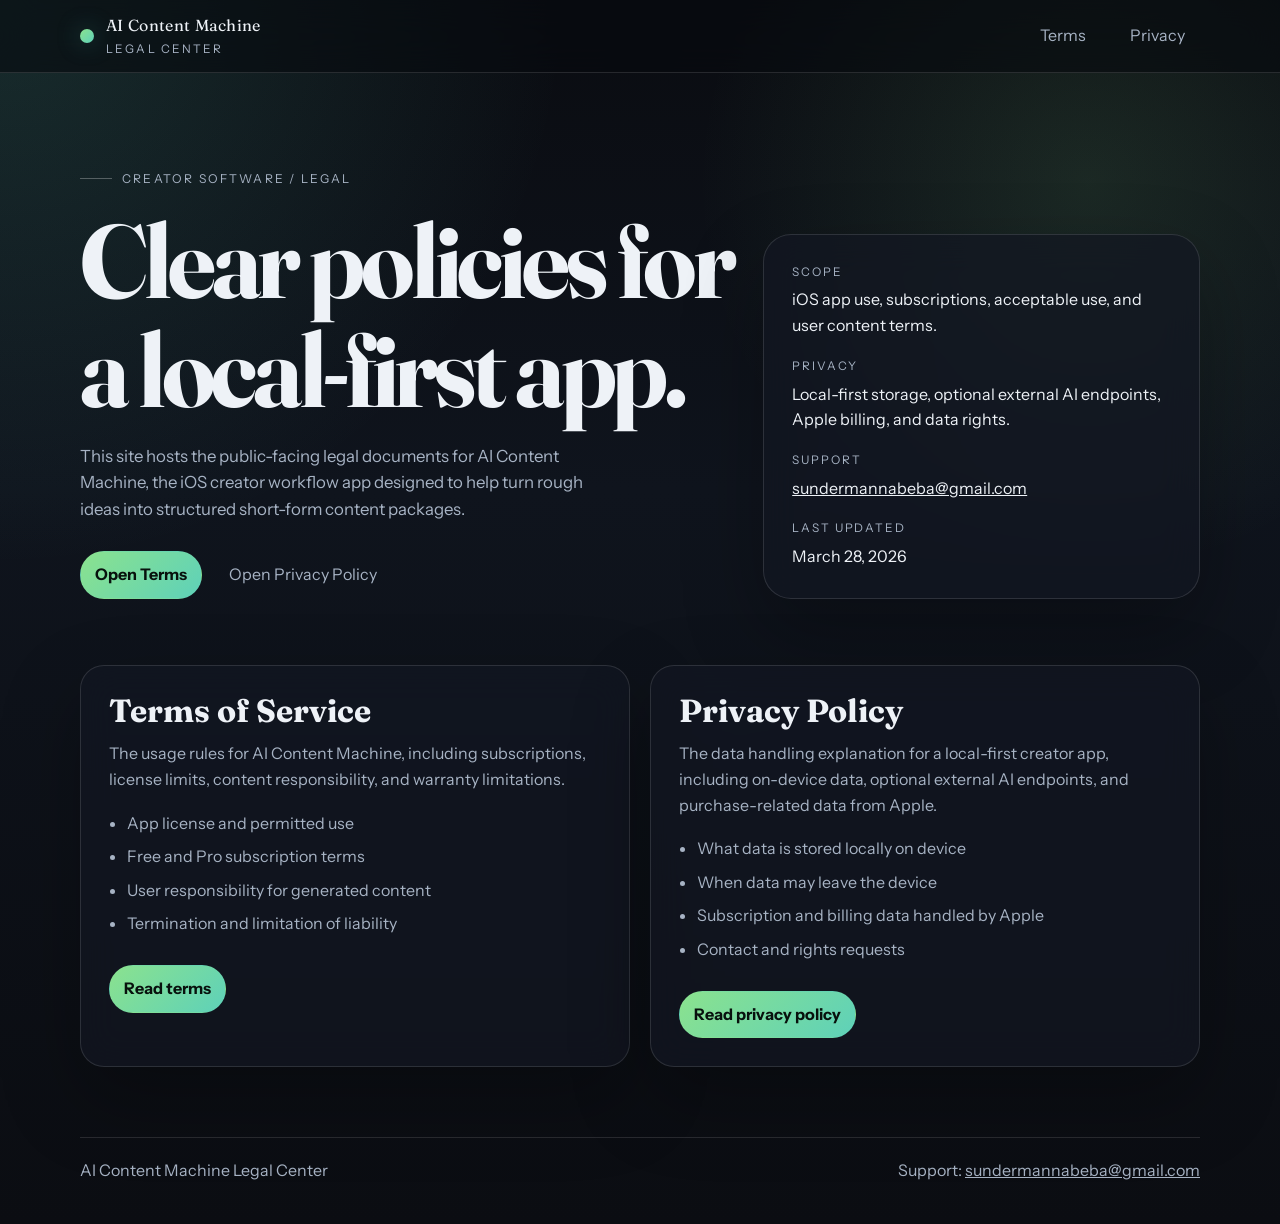
<file: index.html>
<!DOCTYPE html>
<html lang="en">
<head>
  <meta charset="UTF-8">
  <meta name="viewport" content="width=device-width, initial-scale=1.0">
  <meta name="description" content="Legal information for AI Content Machine including Terms of Service and Privacy Policy.">
  <title>AI Content Machine Legal</title>
  <link rel="preconnect" href="https://fonts.googleapis.com">
  <link rel="preconnect" href="https://fonts.gstatic.com" crossorigin>
  <link href="https://fonts.googleapis.com/css2?family=Fraunces:opsz,wght@9..144,600;9..144,700&family=Instrument+Sans:wght@400;500;600;700&display=swap" rel="stylesheet">
  <link rel="stylesheet" href="styles.css">
</head>
<body>
  <header class="site-header">
    <div class="shell nav">
      <a class="brand" href="index.html">
        <span class="brand-mark"></span>
        <span class="brand-copy">
          <span class="brand-title">AI Content Machine</span>
          <span class="brand-subtitle">Legal Center</span>
        </span>
      </a>
      <nav class="nav-links" aria-label="Main navigation">
        <a href="terms.html">Terms</a>
        <a href="privacy.html">Privacy</a>
      </nav>
    </div>
  </header>

  <main>
    <section class="hero">
      <div class="shell hero-grid">
        <div>
          <span class="eyebrow">Creator Software / Legal</span>
          <h1>Clear policies for a local-first app.</h1>
          <p>
            This site hosts the public-facing legal documents for AI Content Machine, the iOS creator workflow app designed to help turn rough ideas into structured short-form content packages.
          </p>
          <div class="hero-actions">
            <a class="button-link primary" href="terms.html">Open Terms</a>
            <a class="button-link" href="privacy.html">Open Privacy Policy</a>
          </div>
        </div>
        <aside class="hero-card" aria-label="Document summary">
          <dl>
            <div>
              <dt>Scope</dt>
              <dd>iOS app use, subscriptions, acceptable use, and user content terms.</dd>
            </div>
            <div>
              <dt>Privacy</dt>
              <dd>Local-first storage, optional external AI endpoints, Apple billing, and data rights.</dd>
            </div>
            <div>
              <dt>Support</dt>
              <dd><a href="mailto:sundermannabeba@gmail.com">sundermannabeba@gmail.com</a></dd>
            </div>
            <div>
              <dt>Last updated</dt>
              <dd>March 28, 2026</dd>
            </div>
          </dl>
        </aside>
      </div>
    </section>

    <section class="overview">
      <div class="shell section-grid">
        <article class="section-card">
          <h2>Terms of Service</h2>
          <p>The usage rules for AI Content Machine, including subscriptions, license limits, content responsibility, and warranty limitations.</p>
          <ul>
            <li>App license and permitted use</li>
            <li>Free and Pro subscription terms</li>
            <li>User responsibility for generated content</li>
            <li>Termination and limitation of liability</li>
          </ul>
          <div class="hero-actions">
            <a class="button-link primary" href="terms.html">Read terms</a>
          </div>
        </article>

        <article class="section-card">
          <h2>Privacy Policy</h2>
          <p>The data handling explanation for a local-first creator app, including on-device data, optional external AI endpoints, and purchase-related data from Apple.</p>
          <ul>
            <li>What data is stored locally on device</li>
            <li>When data may leave the device</li>
            <li>Subscription and billing data handled by Apple</li>
            <li>Contact and rights requests</li>
          </ul>
          <div class="hero-actions">
            <a class="button-link primary" href="privacy.html">Read privacy policy</a>
          </div>
        </article>
      </div>
    </section>
  </main>

  <footer class="site-footer">
    <div class="shell footer-line">
      <span>AI Content Machine Legal Center</span>
      <span>Support: <a href="mailto:sundermannabeba@gmail.com">sundermannabeba@gmail.com</a></span>
    </div>
  </footer>
</body>
</html>
</file>
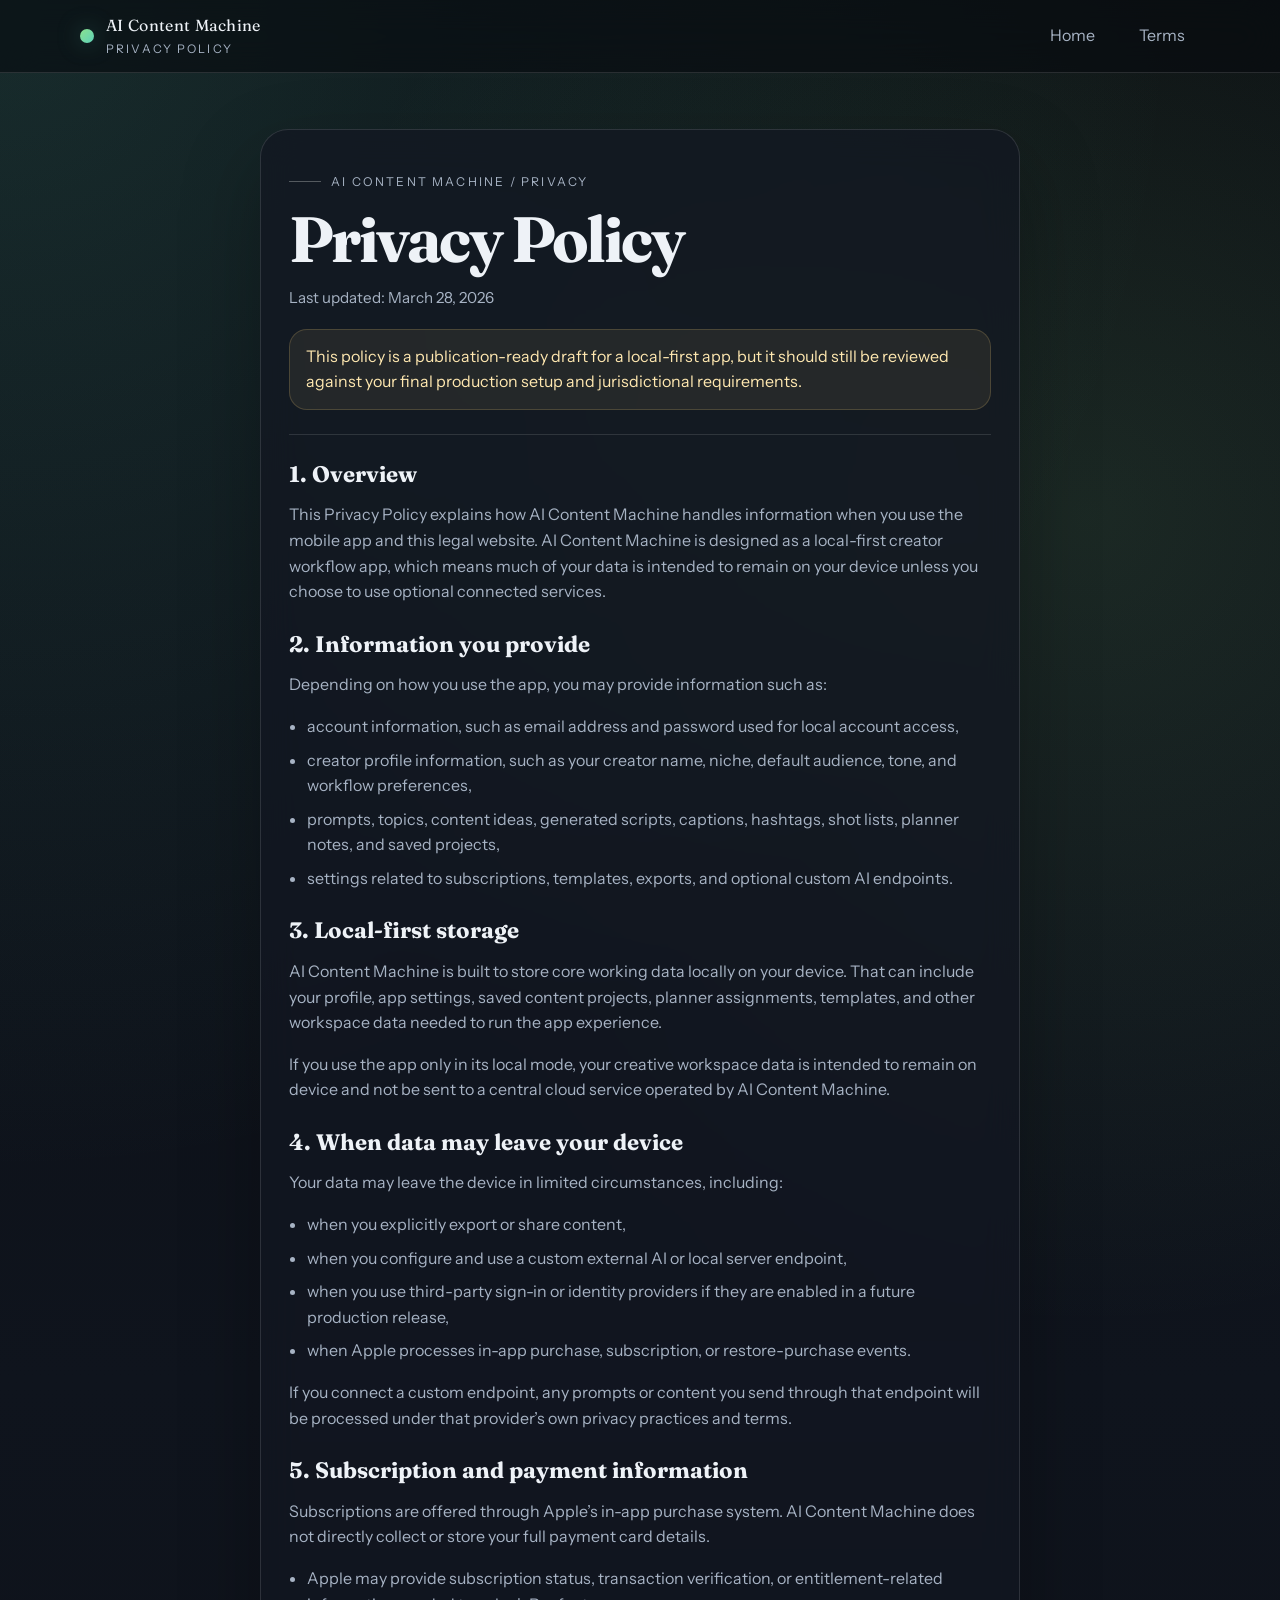
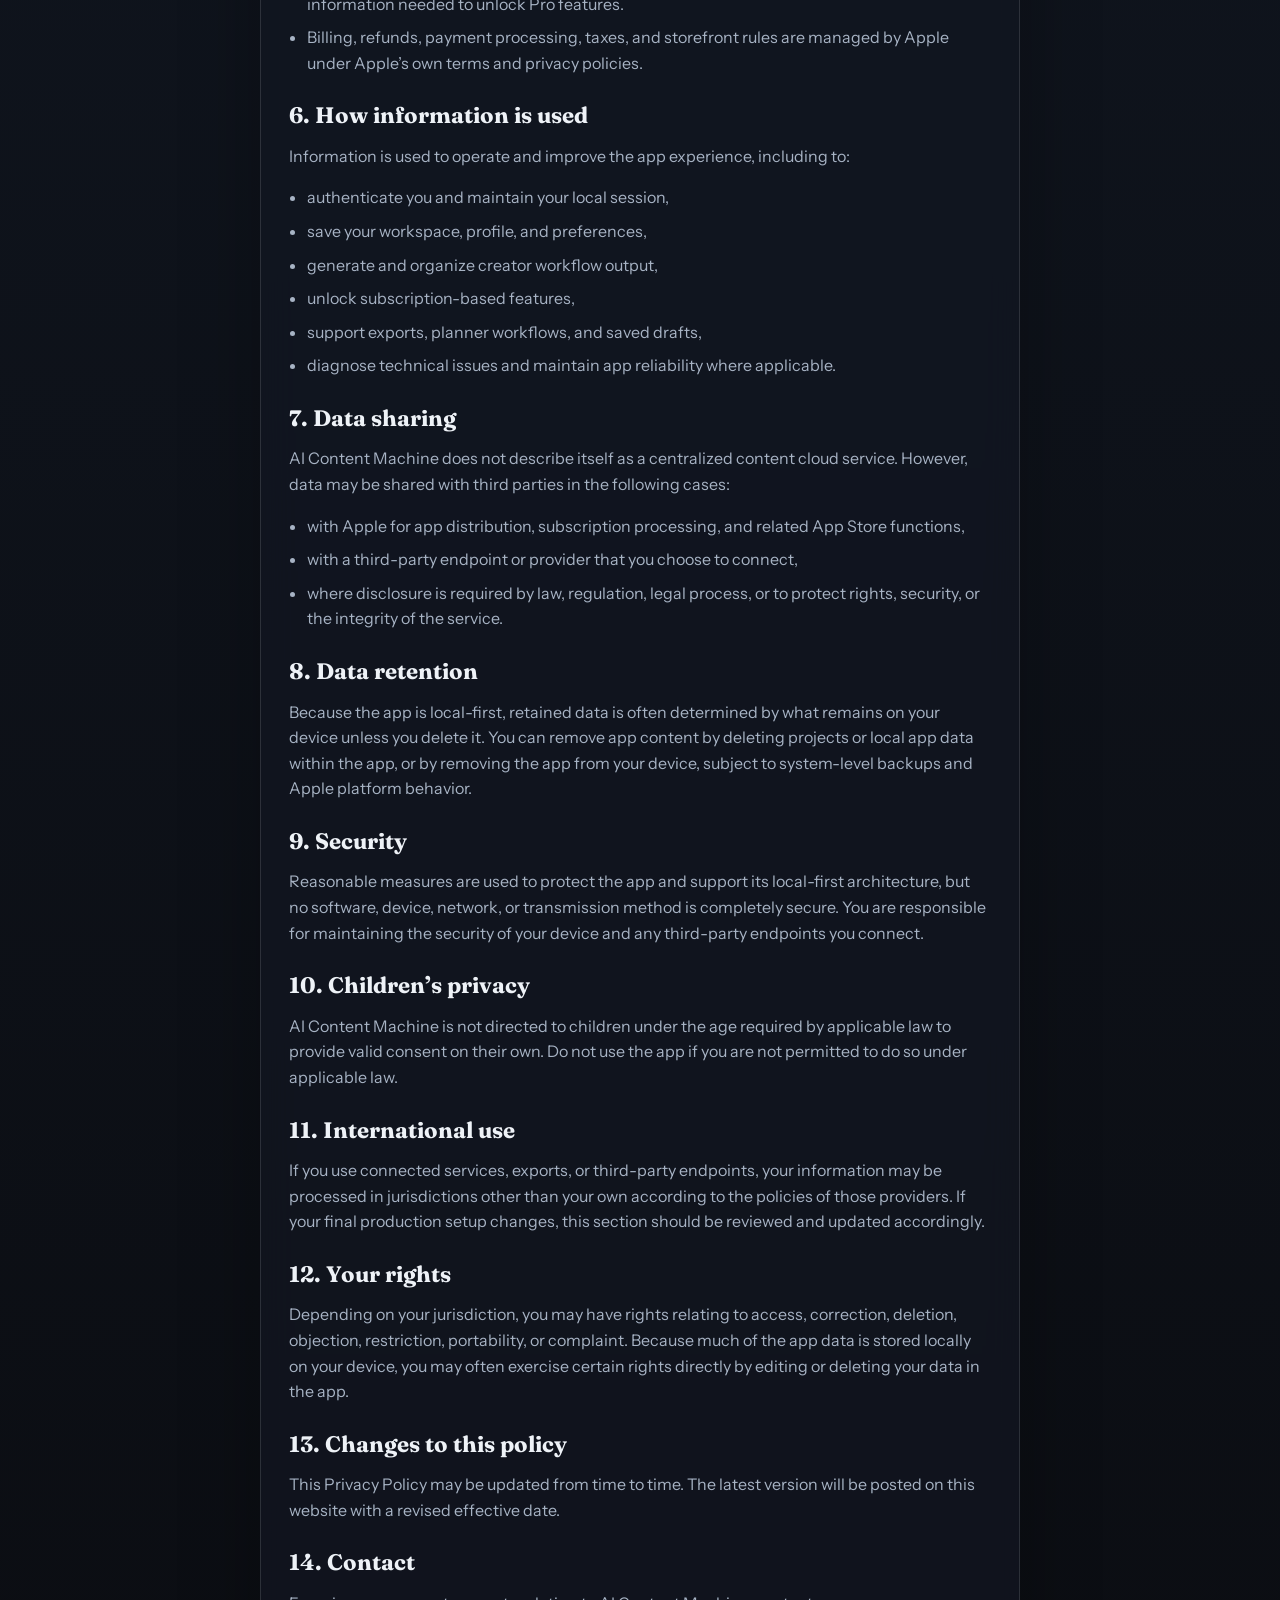
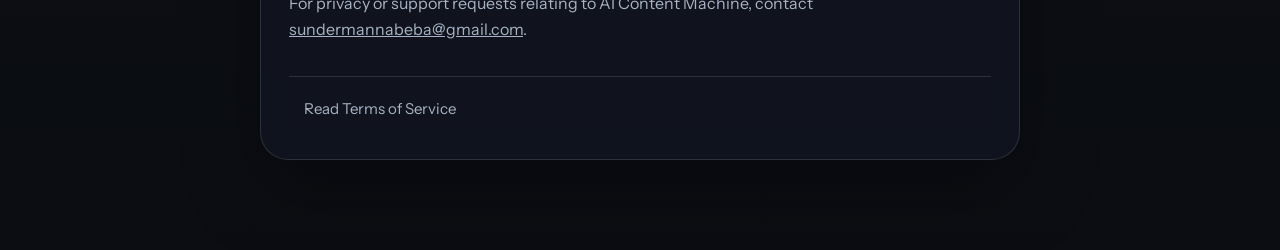
<file: privacy.html>
<!DOCTYPE html>
<html lang="en">
<head>
  <meta charset="UTF-8">
  <meta name="viewport" content="width=device-width, initial-scale=1.0">
  <meta name="description" content="Privacy Policy for AI Content Machine.">
  <title>AI Content Machine Privacy Policy</title>
  <link rel="preconnect" href="https://fonts.googleapis.com">
  <link rel="preconnect" href="https://fonts.gstatic.com" crossorigin>
  <link href="https://fonts.googleapis.com/css2?family=Fraunces:opsz,wght@9..144,600;9..144,700&family=Instrument+Sans:wght@400;500;600;700&display=swap" rel="stylesheet">
  <link rel="stylesheet" href="styles.css">
</head>
<body>
  <header class="site-header">
    <div class="shell nav">
      <a class="brand" href="index.html">
        <span class="brand-mark"></span>
        <span class="brand-copy">
          <span class="brand-title">AI Content Machine</span>
          <span class="brand-subtitle">Privacy Policy</span>
        </span>
      </a>
      <nav class="nav-links" aria-label="Main navigation">
        <a href="index.html">Home</a>
        <a href="terms.html">Terms</a>
      </nav>
    </div>
  </header>

  <main class="doc-page">
    <article class="doc-shell">
      <header class="doc-header">
        <span class="eyebrow">AI Content Machine / Privacy</span>
        <h1>Privacy Policy</h1>
        <div class="doc-meta">Last updated: March 28, 2026</div>
        <div class="notice">This policy is a publication-ready draft for a local-first app, but it should still be reviewed against your final production setup and jurisdictional requirements.</div>
      </header>

      <section class="doc-section">
        <h2>1. Overview</h2>
        <p>This Privacy Policy explains how AI Content Machine handles information when you use the mobile app and this legal website. AI Content Machine is designed as a local-first creator workflow app, which means much of your data is intended to remain on your device unless you choose to use optional connected services.</p>
      </section>

      <section class="doc-section">
        <h2>2. Information you provide</h2>
        <p>Depending on how you use the app, you may provide information such as:</p>
        <ul>
          <li>account information, such as email address and password used for local account access,</li>
          <li>creator profile information, such as your creator name, niche, default audience, tone, and workflow preferences,</li>
          <li>prompts, topics, content ideas, generated scripts, captions, hashtags, shot lists, planner notes, and saved projects,</li>
          <li>settings related to subscriptions, templates, exports, and optional custom AI endpoints.</li>
        </ul>
      </section>

      <section class="doc-section">
        <h2>3. Local-first storage</h2>
        <p>AI Content Machine is built to store core working data locally on your device. That can include your profile, app settings, saved content projects, planner assignments, templates, and other workspace data needed to run the app experience.</p>
        <p>If you use the app only in its local mode, your creative workspace data is intended to remain on device and not be sent to a central cloud service operated by AI Content Machine.</p>
      </section>

      <section class="doc-section">
        <h2>4. When data may leave your device</h2>
        <p>Your data may leave the device in limited circumstances, including:</p>
        <ul>
          <li>when you explicitly export or share content,</li>
          <li>when you configure and use a custom external AI or local server endpoint,</li>
          <li>when you use third-party sign-in or identity providers if they are enabled in a future production release,</li>
          <li>when Apple processes in-app purchase, subscription, or restore-purchase events.</li>
        </ul>
        <p>If you connect a custom endpoint, any prompts or content you send through that endpoint will be processed under that provider’s own privacy practices and terms.</p>
      </section>

      <section class="doc-section">
        <h2>5. Subscription and payment information</h2>
        <p>Subscriptions are offered through Apple’s in-app purchase system. AI Content Machine does not directly collect or store your full payment card details.</p>
        <ul>
          <li>Apple may provide subscription status, transaction verification, or entitlement-related information needed to unlock Pro features.</li>
          <li>Billing, refunds, payment processing, taxes, and storefront rules are managed by Apple under Apple’s own terms and privacy policies.</li>
        </ul>
      </section>

      <section class="doc-section">
        <h2>6. How information is used</h2>
        <p>Information is used to operate and improve the app experience, including to:</p>
        <ul>
          <li>authenticate you and maintain your local session,</li>
          <li>save your workspace, profile, and preferences,</li>
          <li>generate and organize creator workflow output,</li>
          <li>unlock subscription-based features,</li>
          <li>support exports, planner workflows, and saved drafts,</li>
          <li>diagnose technical issues and maintain app reliability where applicable.</li>
        </ul>
      </section>

      <section class="doc-section">
        <h2>7. Data sharing</h2>
        <p>AI Content Machine does not describe itself as a centralized content cloud service. However, data may be shared with third parties in the following cases:</p>
        <ul>
          <li>with Apple for app distribution, subscription processing, and related App Store functions,</li>
          <li>with a third-party endpoint or provider that you choose to connect,</li>
          <li>where disclosure is required by law, regulation, legal process, or to protect rights, security, or the integrity of the service.</li>
        </ul>
      </section>

      <section class="doc-section">
        <h2>8. Data retention</h2>
        <p>Because the app is local-first, retained data is often determined by what remains on your device unless you delete it. You can remove app content by deleting projects or local app data within the app, or by removing the app from your device, subject to system-level backups and Apple platform behavior.</p>
      </section>

      <section class="doc-section">
        <h2>9. Security</h2>
        <p>Reasonable measures are used to protect the app and support its local-first architecture, but no software, device, network, or transmission method is completely secure. You are responsible for maintaining the security of your device and any third-party endpoints you connect.</p>
      </section>

      <section class="doc-section">
        <h2>10. Children’s privacy</h2>
        <p>AI Content Machine is not directed to children under the age required by applicable law to provide valid consent on their own. Do not use the app if you are not permitted to do so under applicable law.</p>
      </section>

      <section class="doc-section">
        <h2>11. International use</h2>
        <p>If you use connected services, exports, or third-party endpoints, your information may be processed in jurisdictions other than your own according to the policies of those providers. If your final production setup changes, this section should be reviewed and updated accordingly.</p>
      </section>

      <section class="doc-section">
        <h2>12. Your rights</h2>
        <p>Depending on your jurisdiction, you may have rights relating to access, correction, deletion, objection, restriction, portability, or complaint. Because much of the app data is stored locally on your device, you may often exercise certain rights directly by editing or deleting your data in the app.</p>
      </section>

      <section class="doc-section">
        <h2>13. Changes to this policy</h2>
        <p>This Privacy Policy may be updated from time to time. The latest version will be posted on this website with a revised effective date.</p>
      </section>

      <section class="doc-section">
        <h2>14. Contact</h2>
        <p>For privacy or support requests relating to AI Content Machine, contact <a href="mailto:sundermannabeba@gmail.com">sundermannabeba@gmail.com</a>.</p>
      </section>

      <footer class="doc-footer">
        <a class="button-link" href="terms.html">Read Terms of Service</a>
      </footer>
    </article>
  </main>
</body>
</html>
</file>
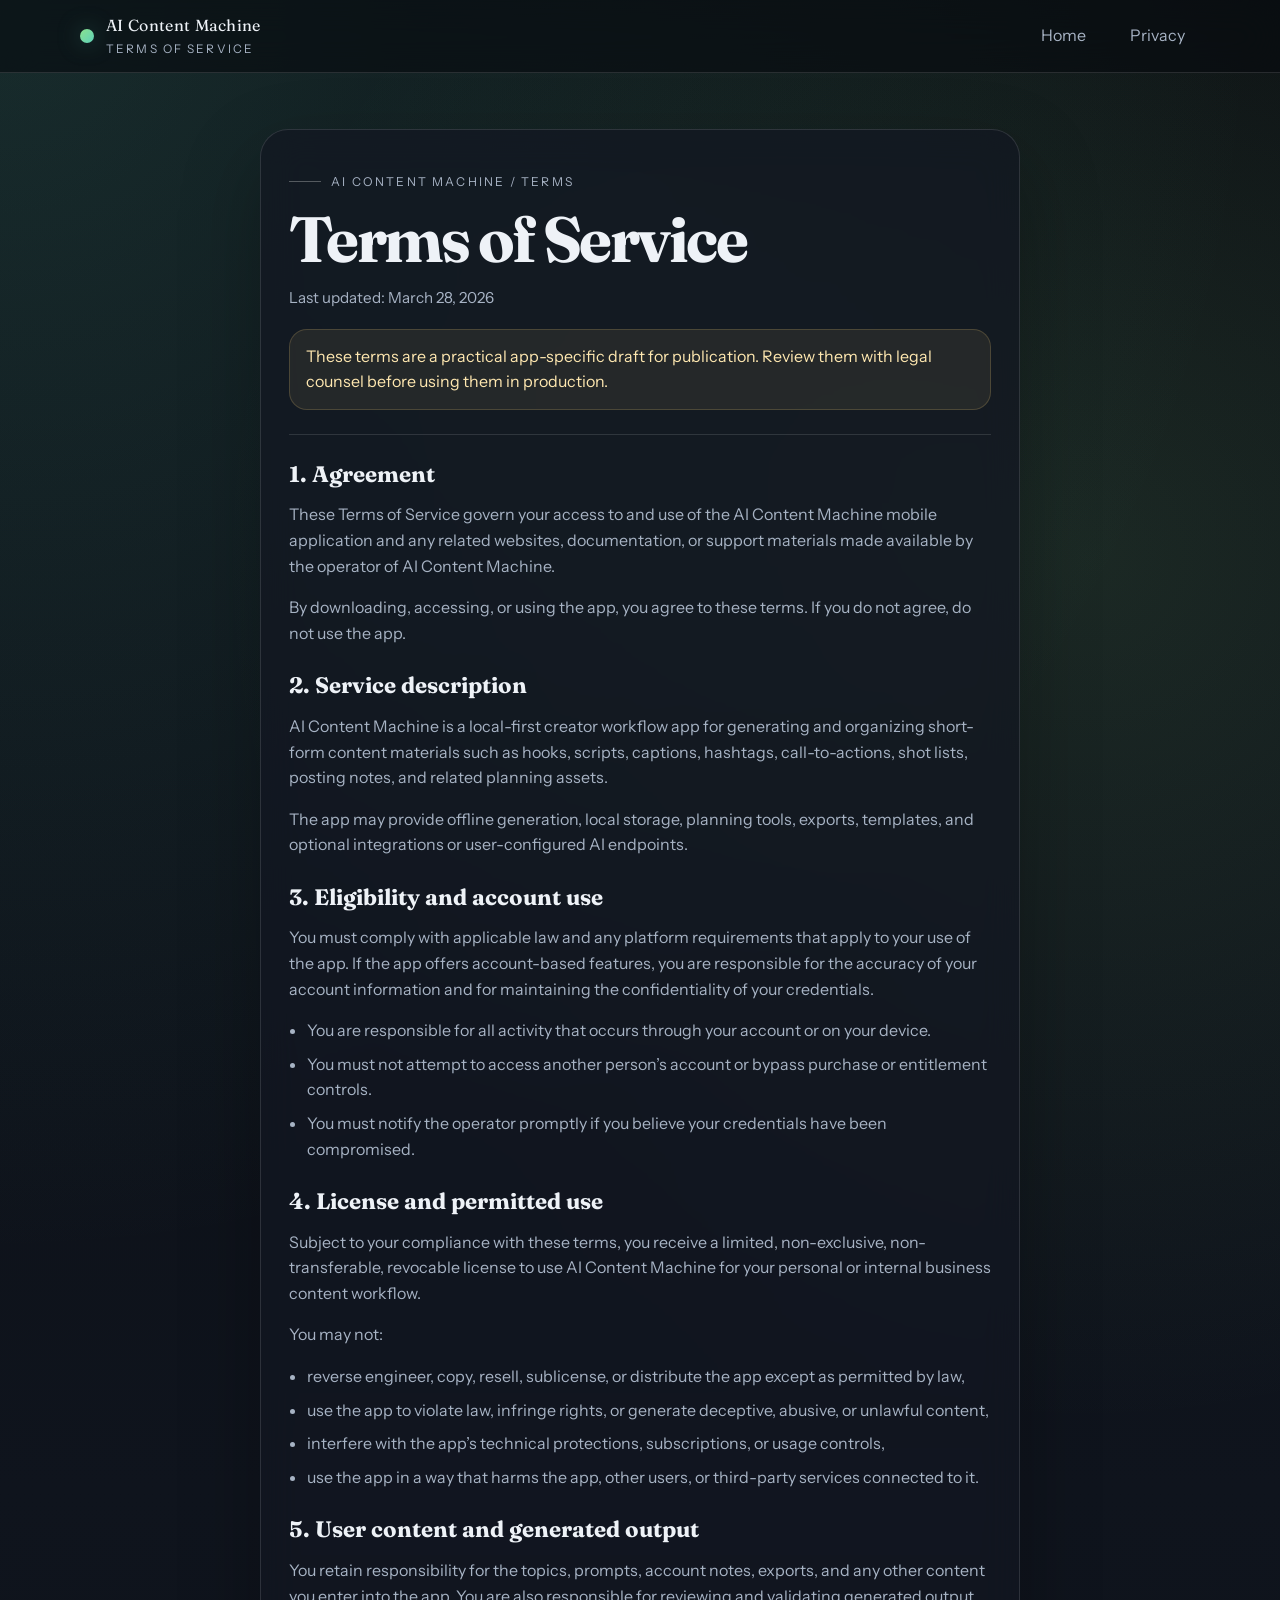
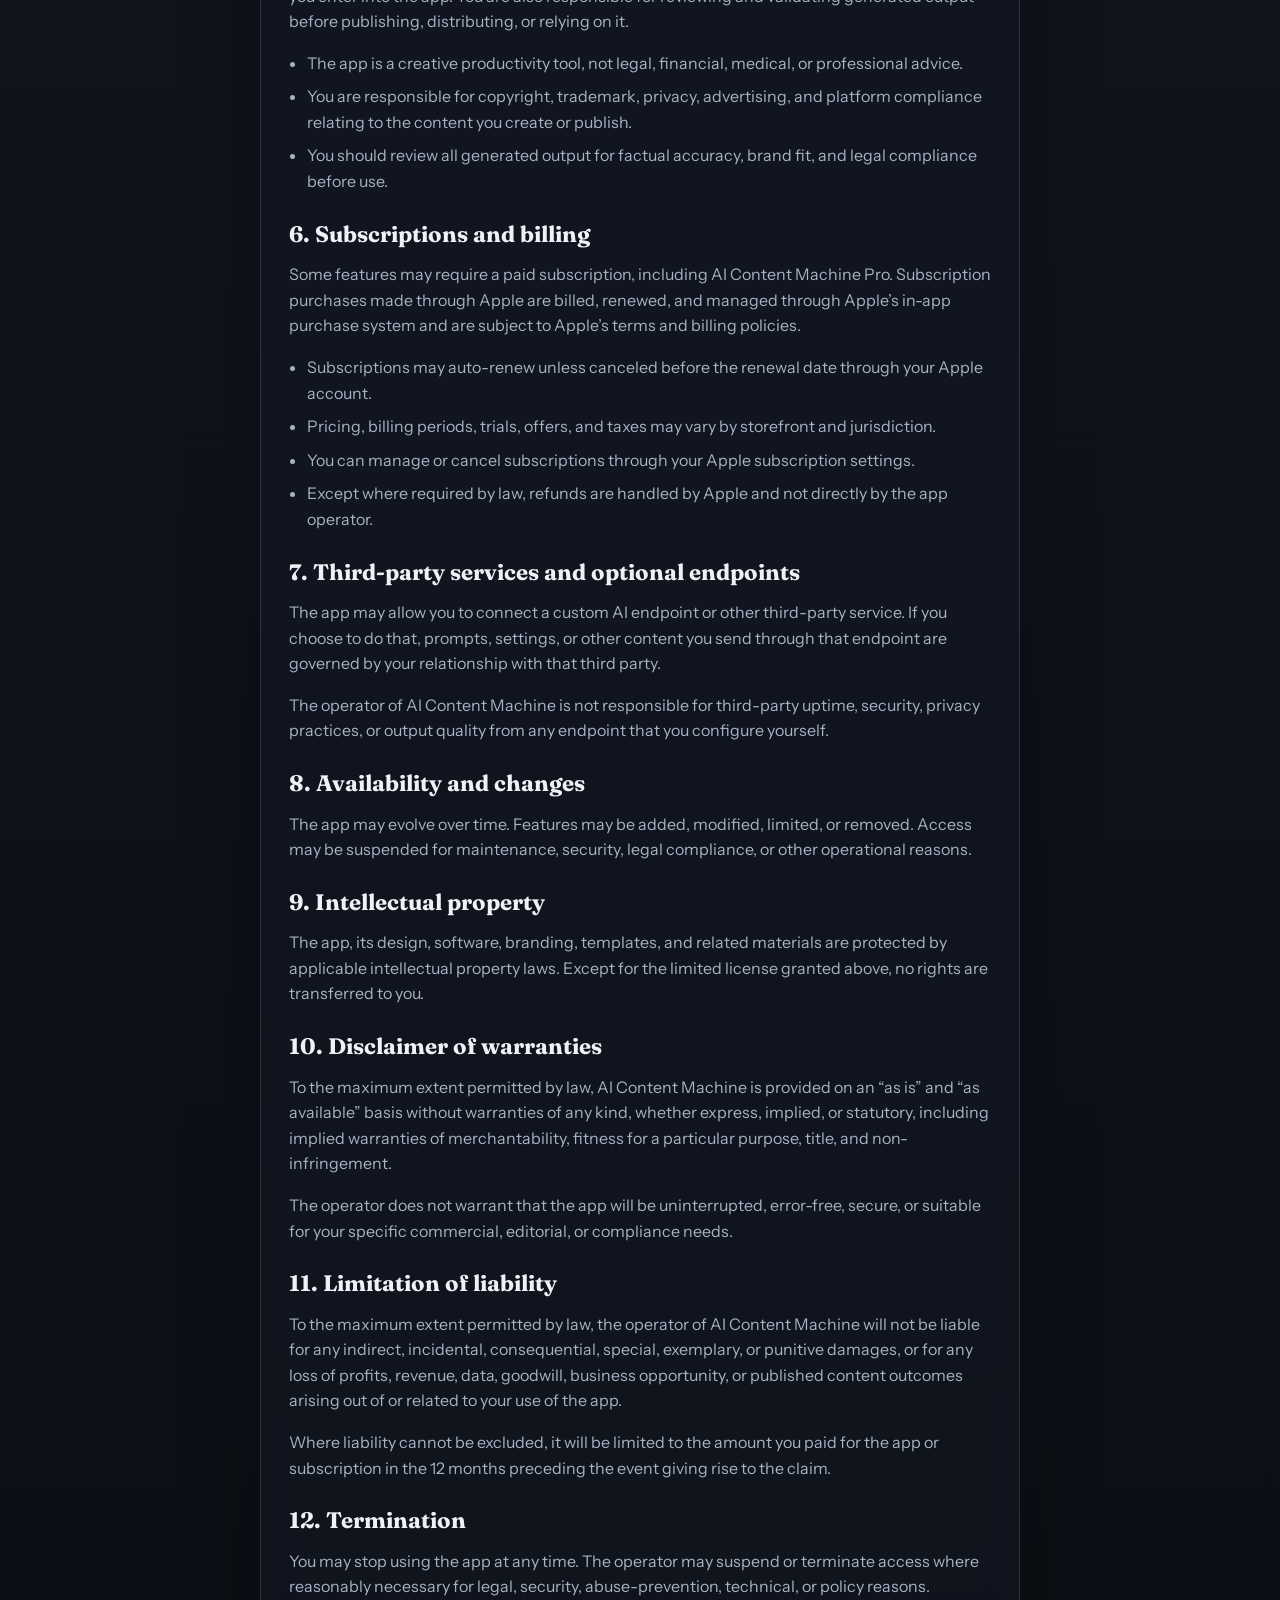
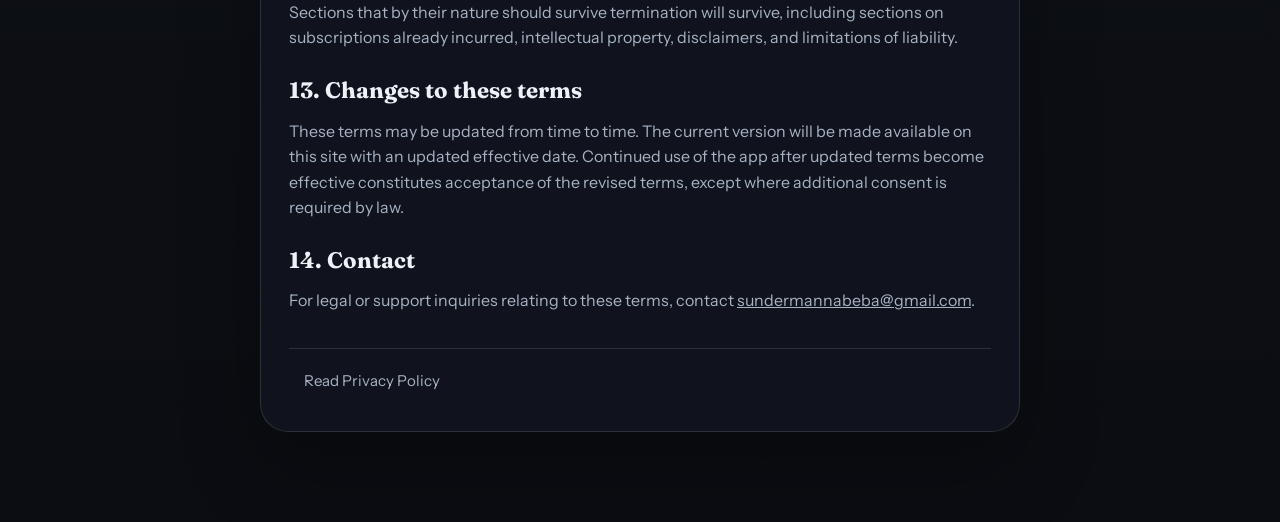
<file: terms.html>
<!DOCTYPE html>
<html lang="en">
<head>
  <meta charset="UTF-8">
  <meta name="viewport" content="width=device-width, initial-scale=1.0">
  <meta name="description" content="Terms of Service for AI Content Machine.">
  <title>AI Content Machine Terms of Service</title>
  <link rel="preconnect" href="https://fonts.googleapis.com">
  <link rel="preconnect" href="https://fonts.gstatic.com" crossorigin>
  <link href="https://fonts.googleapis.com/css2?family=Fraunces:opsz,wght@9..144,600;9..144,700&family=Instrument+Sans:wght@400;500;600;700&display=swap" rel="stylesheet">
  <link rel="stylesheet" href="styles.css">
</head>
<body>
  <header class="site-header">
    <div class="shell nav">
      <a class="brand" href="index.html">
        <span class="brand-mark"></span>
        <span class="brand-copy">
          <span class="brand-title">AI Content Machine</span>
          <span class="brand-subtitle">Terms of Service</span>
        </span>
      </a>
      <nav class="nav-links" aria-label="Main navigation">
        <a href="index.html">Home</a>
        <a href="privacy.html">Privacy</a>
      </nav>
    </div>
  </header>

  <main class="doc-page">
    <article class="doc-shell">
      <header class="doc-header">
        <span class="eyebrow">AI Content Machine / Terms</span>
        <h1>Terms of Service</h1>
        <div class="doc-meta">Last updated: March 28, 2026</div>
        <div class="notice">These terms are a practical app-specific draft for publication. Review them with legal counsel before using them in production.</div>
      </header>

      <section class="doc-section">
        <h2>1. Agreement</h2>
        <p>These Terms of Service govern your access to and use of the AI Content Machine mobile application and any related websites, documentation, or support materials made available by the operator of AI Content Machine.</p>
        <p>By downloading, accessing, or using the app, you agree to these terms. If you do not agree, do not use the app.</p>
      </section>

      <section class="doc-section">
        <h2>2. Service description</h2>
        <p>AI Content Machine is a local-first creator workflow app for generating and organizing short-form content materials such as hooks, scripts, captions, hashtags, call-to-actions, shot lists, posting notes, and related planning assets.</p>
        <p>The app may provide offline generation, local storage, planning tools, exports, templates, and optional integrations or user-configured AI endpoints.</p>
      </section>

      <section class="doc-section">
        <h2>3. Eligibility and account use</h2>
        <p>You must comply with applicable law and any platform requirements that apply to your use of the app. If the app offers account-based features, you are responsible for the accuracy of your account information and for maintaining the confidentiality of your credentials.</p>
        <ul>
          <li>You are responsible for all activity that occurs through your account or on your device.</li>
          <li>You must not attempt to access another person’s account or bypass purchase or entitlement controls.</li>
          <li>You must notify the operator promptly if you believe your credentials have been compromised.</li>
        </ul>
      </section>

      <section class="doc-section">
        <h2>4. License and permitted use</h2>
        <p>Subject to your compliance with these terms, you receive a limited, non-exclusive, non-transferable, revocable license to use AI Content Machine for your personal or internal business content workflow.</p>
        <p>You may not:</p>
        <ul>
          <li>reverse engineer, copy, resell, sublicense, or distribute the app except as permitted by law,</li>
          <li>use the app to violate law, infringe rights, or generate deceptive, abusive, or unlawful content,</li>
          <li>interfere with the app’s technical protections, subscriptions, or usage controls,</li>
          <li>use the app in a way that harms the app, other users, or third-party services connected to it.</li>
        </ul>
      </section>

      <section class="doc-section">
        <h2>5. User content and generated output</h2>
        <p>You retain responsibility for the topics, prompts, account notes, exports, and any other content you enter into the app. You are also responsible for reviewing and validating generated output before publishing, distributing, or relying on it.</p>
        <ul>
          <li>The app is a creative productivity tool, not legal, financial, medical, or professional advice.</li>
          <li>You are responsible for copyright, trademark, privacy, advertising, and platform compliance relating to the content you create or publish.</li>
          <li>You should review all generated output for factual accuracy, brand fit, and legal compliance before use.</li>
        </ul>
      </section>

      <section class="doc-section">
        <h2>6. Subscriptions and billing</h2>
        <p>Some features may require a paid subscription, including AI Content Machine Pro. Subscription purchases made through Apple are billed, renewed, and managed through Apple’s in-app purchase system and are subject to Apple’s terms and billing policies.</p>
        <ul>
          <li>Subscriptions may auto-renew unless canceled before the renewal date through your Apple account.</li>
          <li>Pricing, billing periods, trials, offers, and taxes may vary by storefront and jurisdiction.</li>
          <li>You can manage or cancel subscriptions through your Apple subscription settings.</li>
          <li>Except where required by law, refunds are handled by Apple and not directly by the app operator.</li>
        </ul>
      </section>

      <section class="doc-section">
        <h2>7. Third-party services and optional endpoints</h2>
        <p>The app may allow you to connect a custom AI endpoint or other third-party service. If you choose to do that, prompts, settings, or other content you send through that endpoint are governed by your relationship with that third party.</p>
        <p>The operator of AI Content Machine is not responsible for third-party uptime, security, privacy practices, or output quality from any endpoint that you configure yourself.</p>
      </section>

      <section class="doc-section">
        <h2>8. Availability and changes</h2>
        <p>The app may evolve over time. Features may be added, modified, limited, or removed. Access may be suspended for maintenance, security, legal compliance, or other operational reasons.</p>
      </section>

      <section class="doc-section">
        <h2>9. Intellectual property</h2>
        <p>The app, its design, software, branding, templates, and related materials are protected by applicable intellectual property laws. Except for the limited license granted above, no rights are transferred to you.</p>
      </section>

      <section class="doc-section">
        <h2>10. Disclaimer of warranties</h2>
        <p>To the maximum extent permitted by law, AI Content Machine is provided on an “as is” and “as available” basis without warranties of any kind, whether express, implied, or statutory, including implied warranties of merchantability, fitness for a particular purpose, title, and non-infringement.</p>
        <p>The operator does not warrant that the app will be uninterrupted, error-free, secure, or suitable for your specific commercial, editorial, or compliance needs.</p>
      </section>

      <section class="doc-section">
        <h2>11. Limitation of liability</h2>
        <p>To the maximum extent permitted by law, the operator of AI Content Machine will not be liable for any indirect, incidental, consequential, special, exemplary, or punitive damages, or for any loss of profits, revenue, data, goodwill, business opportunity, or published content outcomes arising out of or related to your use of the app.</p>
        <p>Where liability cannot be excluded, it will be limited to the amount you paid for the app or subscription in the 12 months preceding the event giving rise to the claim.</p>
      </section>

      <section class="doc-section">
        <h2>12. Termination</h2>
        <p>You may stop using the app at any time. The operator may suspend or terminate access where reasonably necessary for legal, security, abuse-prevention, technical, or policy reasons. Sections that by their nature should survive termination will survive, including sections on subscriptions already incurred, intellectual property, disclaimers, and limitations of liability.</p>
      </section>

      <section class="doc-section">
        <h2>13. Changes to these terms</h2>
        <p>These terms may be updated from time to time. The current version will be made available on this site with an updated effective date. Continued use of the app after updated terms become effective constitutes acceptance of the revised terms, except where additional consent is required by law.</p>
      </section>

      <section class="doc-section">
        <h2>14. Contact</h2>
        <p>For legal or support inquiries relating to these terms, contact <a href="mailto:sundermannabeba@gmail.com">sundermannabeba@gmail.com</a>.</p>
      </section>

      <footer class="doc-footer">
        <a class="button-link" href="privacy.html">Read Privacy Policy</a>
      </footer>
    </article>
  </main>
</body>
</html>
</file>
<file: styles.css>
:root {
  --bg: #0b0d12;
  --bg-soft: #121722;
  --panel: rgba(18, 23, 34, 0.72);
  --panel-strong: rgba(11, 13, 18, 0.88);
  --text: #eef2f7;
  --muted: #a7b3c4;
  --line: rgba(255, 255, 255, 0.12);
  --accent: #8be28e;
  --accent-strong: #5ed1b9;
  --warning: #ffd37a;
  --max: 1120px;
  --copy: 760px;
  --shadow: 0 32px 80px rgba(0, 0, 0, 0.28);
}

* {
  box-sizing: border-box;
}

html {
  scroll-behavior: smooth;
}

body {
  margin: 0;
  font-family: "Instrument Sans", "Inter", "Segoe UI", sans-serif;
  color: var(--text);
  background:
    radial-gradient(circle at top left, rgba(94, 209, 185, 0.16), transparent 32%),
    radial-gradient(circle at 85% 15%, rgba(139, 226, 142, 0.12), transparent 26%),
    linear-gradient(180deg, #0a0c11 0%, #0f141d 40%, #0b0d12 100%);
  min-height: 100vh;
  line-height: 1.6;
}

a {
  color: inherit;
}

.shell {
  width: min(calc(100% - 32px), var(--max));
  margin: 0 auto;
}

.site-header {
  position: sticky;
  top: 0;
  z-index: 10;
  backdrop-filter: blur(18px);
  background: rgba(8, 10, 16, 0.62);
  border-bottom: 1px solid var(--line);
}

.nav {
  display: flex;
  align-items: center;
  justify-content: space-between;
  gap: 20px;
  min-height: 72px;
}

.brand {
  text-decoration: none;
  display: inline-flex;
  align-items: center;
  gap: 12px;
}

.brand-mark {
  width: 14px;
  height: 14px;
  border-radius: 999px;
  background: linear-gradient(135deg, var(--accent), var(--accent-strong));
  box-shadow: 0 0 24px rgba(94, 209, 185, 0.35);
}

.brand-copy {
  display: grid;
  gap: 2px;
}

.brand-title {
  font-family: "Fraunces", "Georgia", serif;
  font-size: 1rem;
  letter-spacing: 0.02em;
}

.brand-subtitle {
  font-size: 0.74rem;
  text-transform: uppercase;
  letter-spacing: 0.18em;
  color: var(--muted);
}

.nav-links {
  display: flex;
  flex-wrap: wrap;
  gap: 14px;
}

.nav-links a,
.button-link {
  text-decoration: none;
  color: var(--muted);
  border: 1px solid transparent;
  border-radius: 999px;
  padding: 10px 14px;
  transition: 180ms ease;
}

.nav-links a:hover,
.button-link:hover {
  color: var(--text);
  border-color: var(--line);
  background: rgba(255, 255, 255, 0.03);
}

.hero {
  padding: 88px 0 44px;
}

.hero-grid {
  display: grid;
  grid-template-columns: minmax(0, 1.2fr) minmax(320px, 0.8fr);
  gap: 28px;
  align-items: end;
}

.eyebrow {
  display: inline-flex;
  align-items: center;
  gap: 10px;
  font-size: 0.76rem;
  text-transform: uppercase;
  letter-spacing: 0.18em;
  color: var(--muted);
}

.eyebrow::before {
  content: "";
  width: 32px;
  height: 1px;
  background: rgba(255, 255, 255, 0.28);
}

h1,
h2,
h3 {
  margin: 0;
  line-height: 1.05;
}

.hero h1 {
  margin-top: 18px;
  max-width: 10ch;
  font-family: "Fraunces", "Georgia", serif;
  font-size: clamp(3.4rem, 9vw, 6.5rem);
  letter-spacing: -0.04em;
}

.hero p {
  max-width: 34rem;
  margin: 18px 0 0;
  color: var(--muted);
  font-size: 1.05rem;
}

.hero-actions {
  display: flex;
  flex-wrap: wrap;
  gap: 12px;
  margin-top: 28px;
}

.button-link.primary {
  color: #08110d;
  font-weight: 700;
  background: linear-gradient(135deg, var(--accent), var(--accent-strong));
  border-color: transparent;
}

.hero-card,
.section-card,
.doc-shell {
  background: var(--panel);
  border: 1px solid var(--line);
  box-shadow: var(--shadow);
  backdrop-filter: blur(18px);
}

.hero-card {
  padding: 28px;
  border-radius: 28px;
}

.hero-card dl {
  margin: 0;
  display: grid;
  gap: 18px;
}

.hero-card dt {
  font-size: 0.74rem;
  text-transform: uppercase;
  letter-spacing: 0.16em;
  color: var(--muted);
}

.hero-card dd {
  margin: 6px 0 0;
  font-size: 1rem;
}

.overview {
  padding: 22px 0 70px;
}

.section-grid {
  display: grid;
  grid-template-columns: repeat(2, minmax(0, 1fr));
  gap: 20px;
}

.section-card {
  padding: 28px;
  border-radius: 24px;
}

.section-card h2 {
  font-family: "Fraunces", "Georgia", serif;
  font-size: 2rem;
  margin-bottom: 14px;
}

.section-card p {
  color: var(--muted);
  margin: 0 0 18px;
}

.section-card ul {
  margin: 0;
  padding-left: 18px;
  color: var(--muted);
}

.section-card li + li {
  margin-top: 8px;
}

.doc-page {
  padding: 56px 0 90px;
}

.doc-shell {
  width: min(calc(100% - 32px), var(--copy));
  margin: 0 auto;
  border-radius: 28px;
  padding: 34px 28px 38px;
}

.doc-header {
  padding-bottom: 24px;
  margin-bottom: 28px;
  border-bottom: 1px solid var(--line);
}

.doc-header h1 {
  margin-top: 14px;
  font-family: "Fraunces", "Georgia", serif;
  font-size: clamp(2.4rem, 6vw, 4rem);
  letter-spacing: -0.04em;
}

.doc-meta {
  margin-top: 14px;
  color: var(--muted);
  font-size: 0.95rem;
}

.notice {
  margin-top: 18px;
  padding: 14px 16px;
  border-radius: 18px;
  background: rgba(255, 211, 122, 0.08);
  border: 1px solid rgba(255, 211, 122, 0.18);
  color: #ffe8b0;
}

.doc-section + .doc-section {
  margin-top: 28px;
}

.doc-section h2 {
  font-size: 1.4rem;
  font-family: "Fraunces", "Georgia", serif;
  margin-bottom: 12px;
}

.doc-section p,
.doc-section li {
  color: var(--muted);
}

.doc-section ul {
  padding-left: 18px;
  margin: 14px 0 0;
}

.doc-section li + li {
  margin-top: 8px;
}

.doc-footer {
  margin-top: 34px;
  padding-top: 20px;
  border-top: 1px solid var(--line);
  color: var(--muted);
  font-size: 0.94rem;
}

.site-footer {
  padding: 0 0 40px;
  color: var(--muted);
}

.footer-line {
  display: flex;
  justify-content: space-between;
  gap: 16px;
  padding-top: 20px;
  border-top: 1px solid var(--line);
}

@media (max-width: 860px) {
  .hero-grid,
  .section-grid {
    grid-template-columns: 1fr;
  }

  .hero {
    padding-top: 54px;
  }

  .nav {
    min-height: 88px;
    align-items: start;
    padding: 14px 0;
    flex-direction: column;
  }
}

@media (max-width: 520px) {
  .doc-shell,
  .hero-card,
  .section-card {
    border-radius: 22px;
    padding: 22px 18px;
  }

  .hero h1 {
    max-width: 12ch;
  }

  .footer-line {
    flex-direction: column;
  }
}
</file>
